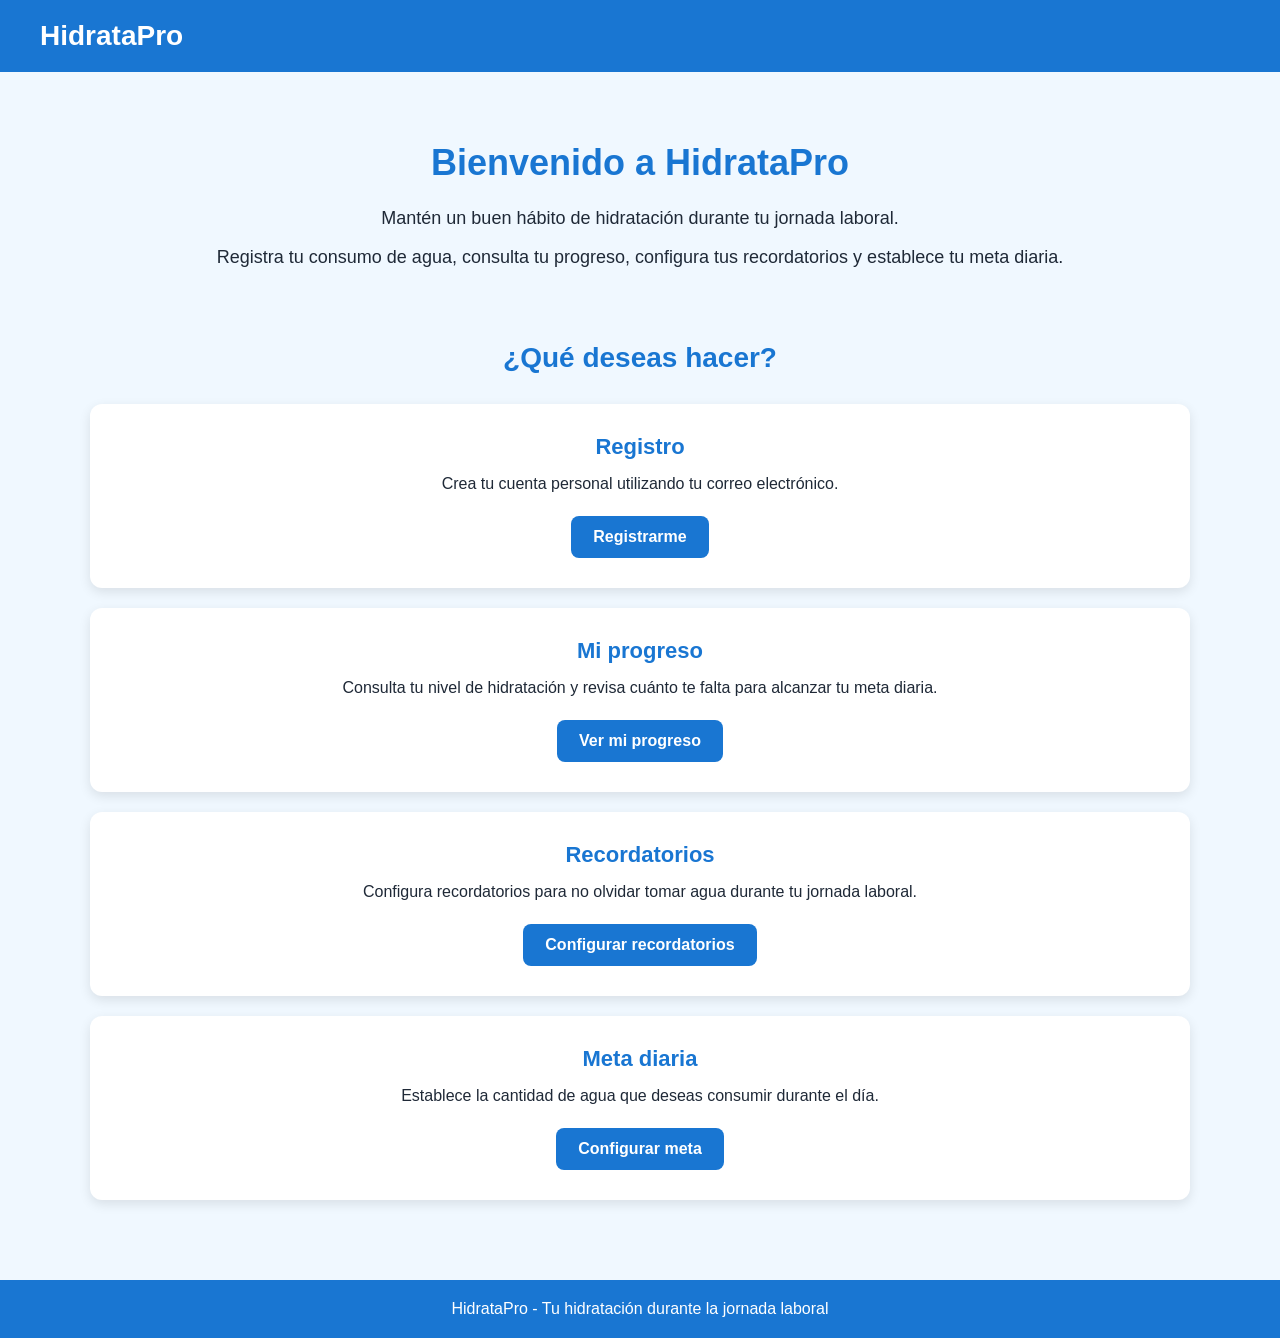
<file: index.html>
<!DOCTYPE html>
<html lang="es">
<head>
    <meta charset="UTF-8">
    <meta name="viewport" content="width=device-width, initial-scale=1.0">
    <title>HidrataPro</title>
    <link rel="stylesheet" href="estilos/estiloprincipal.css">
</head>
<body>
    <header>
        <h1>HidrataPro</h1>
    </header>
    <main>
        <section class="bienvenida">
            <h2>Bienvenido a HidrataPro</h2>
            <p>
                Mantén un buen hábito de hidratación durante
                tu jornada laboral.
            </p>
            <p>
                Registra tu consumo de agua, consulta tu progreso,
                configura tus recordatorios y establece tu meta diaria.
            </p>
        </section>
        <section class="opciones">
            <h2>¿Qué deseas hacer?</h2>
            <article class="tarjeta">
                <h3>Registro</h3>
                <p>
                    Crea tu cuenta personal utilizando
                    tu correo electrónico.
                </p>
                <a href="Historias_usuario/registro.html">
                    Registrarme
                </a>
            </article>
            <article class="tarjeta">
                <h3>Mi progreso</h3>
                <p>
                    Consulta tu nivel de hidratación y revisa
                    cuánto te falta para alcanzar tu meta diaria.
                </p>
                <a href="Historias_usuario/HU.03.html">
                    Ver mi progreso
                </a>
            </article>
            <article class="tarjeta">
                <h3>Recordatorios</h3>
                <p>
                    Configura recordatorios para no olvidar
                    tomar agua durante tu jornada laboral.
                </p>
                <a href="Historias_usuario/HU-04.html">
                    Configurar recordatorios
                </a>
            </article>
            <article class="tarjeta">
                <h3>Meta diaria</h3>
                <p>
                    Establece la cantidad de agua que deseas
                    consumir durante el día.
                </p>
                <a href="Historias_usuario/HU-05.html">
                    Configurar meta
                </a>
            </article>
        </section>
    </main>
    <footer>
        <p>
            HidrataPro - Tu hidratación durante la jornada laboral
        </p>
    </footer>
</body>
</html>
</file>
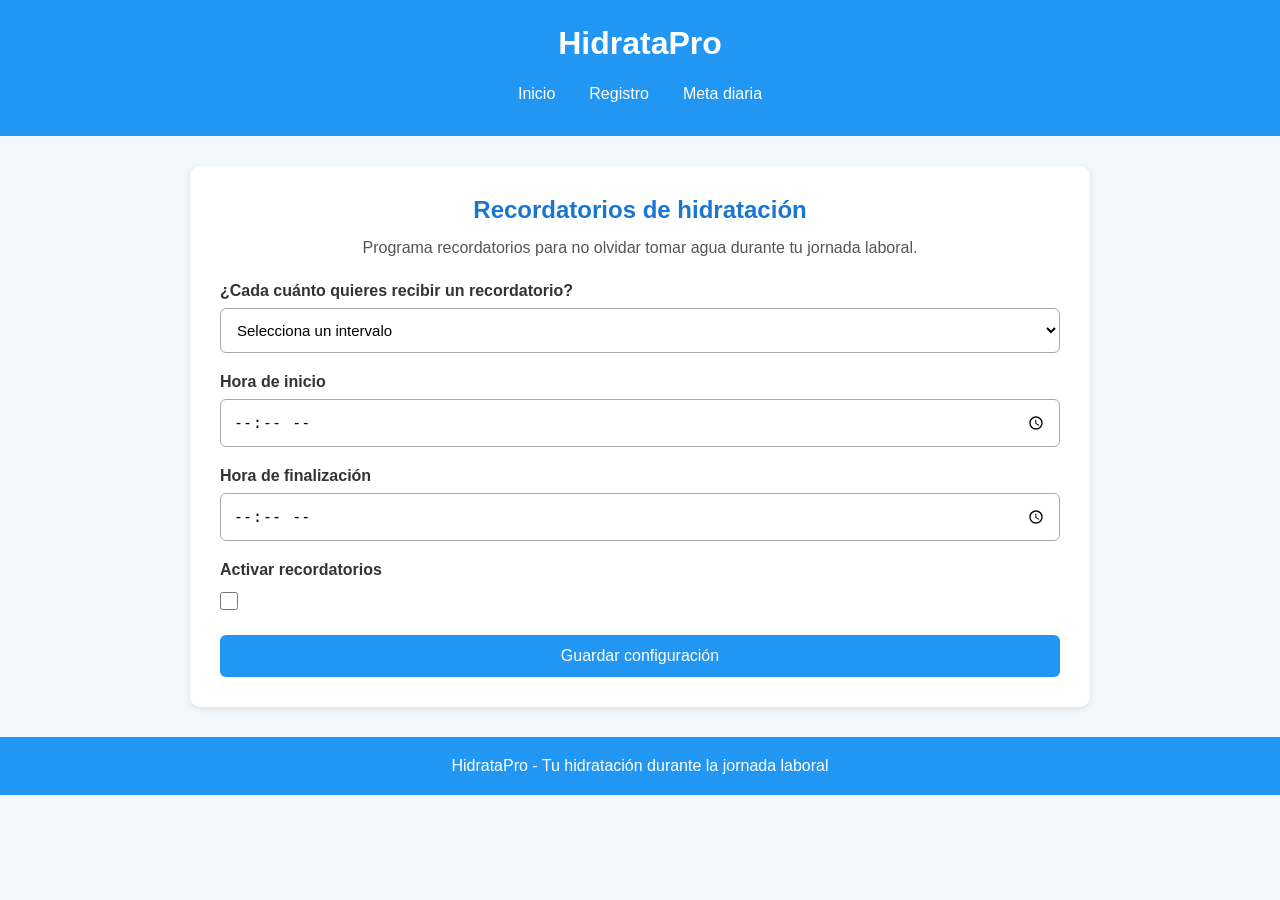
<file: Historias_usuario/HU-04.html>
<!DOCTYPE html>
<html lang="es">

<head>
    <meta charset="UTF-8">
    <meta name="viewport" content="width=device-width, initial-scale=1.0">
    <link rel="stylesheet" href="">
    <link rel="stylesheet" href="../estilos/estilorecordatorios.css">
    <title>HidrataPro - Recordatorios</title>
    
</head>

<body>

    <header>

        <h1>HidrataPro</h1>

        <nav>
            <a href="../index.html">Inicio</a>
            <a href="../Historias_usuario/registro.html">Registro</a>
            <a href="../Historias_usuario/HU-05.html">Meta diaria</a>
        </nav>

    </header>

    <main>

        <section class="recordatorios">

            <h2>Recordatorios de hidratación</h2>

            <p>
                Programa recordatorios para no olvidar tomar agua
                durante tu jornada laboral.
            </p>

            <form>

                <div class="campo-formulario">

                    <label for="intervalo">
                        ¿Cada cuánto quieres recibir un recordatorio?
                    </label>

                    <select id="intervalo" name="intervalo">

                        <option value="">
                            Selecciona un intervalo
                        </option>

                        <option value="30">
                            Cada 30 minutos
                        </option>

                        <option value="60">
                            Cada 1 hora
                        </option>

                        <option value="90">
                            Cada 1 hora y 30 minutos
                        </option>

                        <option value="120">
                            Cada 2 horas
                        </option>

                    </select>

                </div>
                <div class="campo-formulario">

                    <label for="hora-inicio">
                        Hora de inicio
                    </label>

                    <input
                        type="time"
                        id="hora-inicio"
                        name="hora-inicio"
                    >

                </div>
                <div class="campo-formulario">

                    <label for="hora-fin">
                        Hora de finalización
                    </label>

                    <input
                        type="time"
                        id="hora-fin"
                        name="hora-fin"
                    >

                </div>
                <div class="campo-formulario">

                    <label for="notificaciones">
                        Activar recordatorios
                    </label>

                    <input
                        type="checkbox"
                        id="notificaciones"
                        name="notificaciones"
                         >
                </div>
                <button type="submit">
                    Guardar configuración
                </button>
            </form>
        </section>
    </main>
    <footer>

        <p>
            HidrataPro - Tu hidratación durante la jornada laboral
        </p>

    </footer>

</body>

</html>
</file>
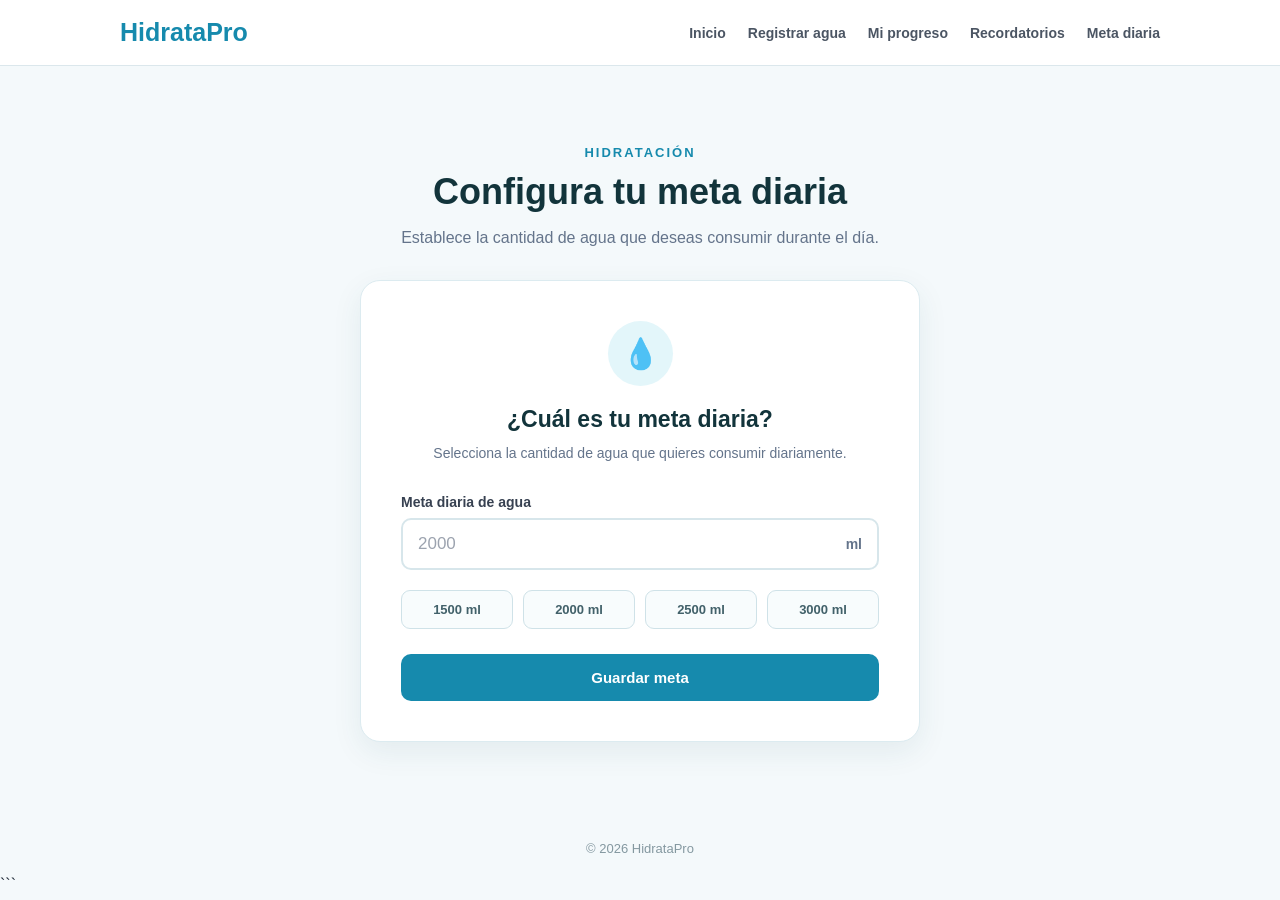
<file: Historias_usuario/HU-05.html>
<!DOCTYPE html>
<html lang="es">

<head>
    <meta charset="UTF-8">
    <meta name="viewport" content="width=device-width, initial-scale=1.0">

    <title>HidrataPro - Meta diaria</title>

    <link rel="stylesheet" href="../estilos/estilohistoria5.css">
</head>

<body>

    <header class="encabezado">
        <div class="encabezado__contenido">
            <a href="../index.html" class="encabezado__logo">
                HidrataPro
            </a>

            <nav class="navegacion">
                <a href="../index.html">Inicio</a>
                <a href="hu02-ingesta.html">Registrar agua</a>
                <a href="hu03-progreso.html">Mi progreso</a>
                <a href="hu04-recordatorios.html">Recordatorios</a>
                <a href="hu05-meta.html">Meta diaria</a>
            </nav>
        </div>
    </header>


    <main class="meta">

        <section class="meta__contenido">

            <div class="meta__encabezado">
                <p class="meta__rotulo">HIDRATACIÓN</p>

                <h1 class="meta__titulo">
                    Configura tu meta diaria
                </h1>

                <p class="meta__descripcion">
                    Establece la cantidad de agua que deseas consumir
                    durante el día.
                </p>
            </div>


            <div class="meta__tarjeta">

                <div class="meta__icono">
                    💧
                </div>

                <h2 class="meta__subtitulo">
                    ¿Cuál es tu meta diaria?
                </h2>

                <p class="meta__texto">
                    Selecciona la cantidad de agua que quieres consumir
                    diariamente.
                </p>


                <form class="meta__formulario">

                    <div class="meta__campo">
                        <label for="meta">
                            Meta diaria de agua
                        </label>

                        <div class="meta__entrada">
                            <input
                                type="number"
                                id="meta"
                                name="meta"
                                min="500"
                                step="250"
                                placeholder="2000"
                            >

                            <span>ml</span>
                        </div>
                    </div>


                    <div class="meta__opciones">

                        <button type="button">
                            1500 ml
                        </button>

                        <button type="button">
                            2000 ml
                        </button>

                        <button type="button">
                            2500 ml
                        </button>

                        <button type="button">
                            3000 ml
                        </button>

                    </div>


                    <button type="submit" class="boton boton--principal">
                        Guardar meta
                    </button>

                </form>

            </div>

        </section>

    </main>


    <footer class="pie">

        <p>
            © 2026 HidrataPro
        </p>

    </footer>

</body>

</html>
```
</file>
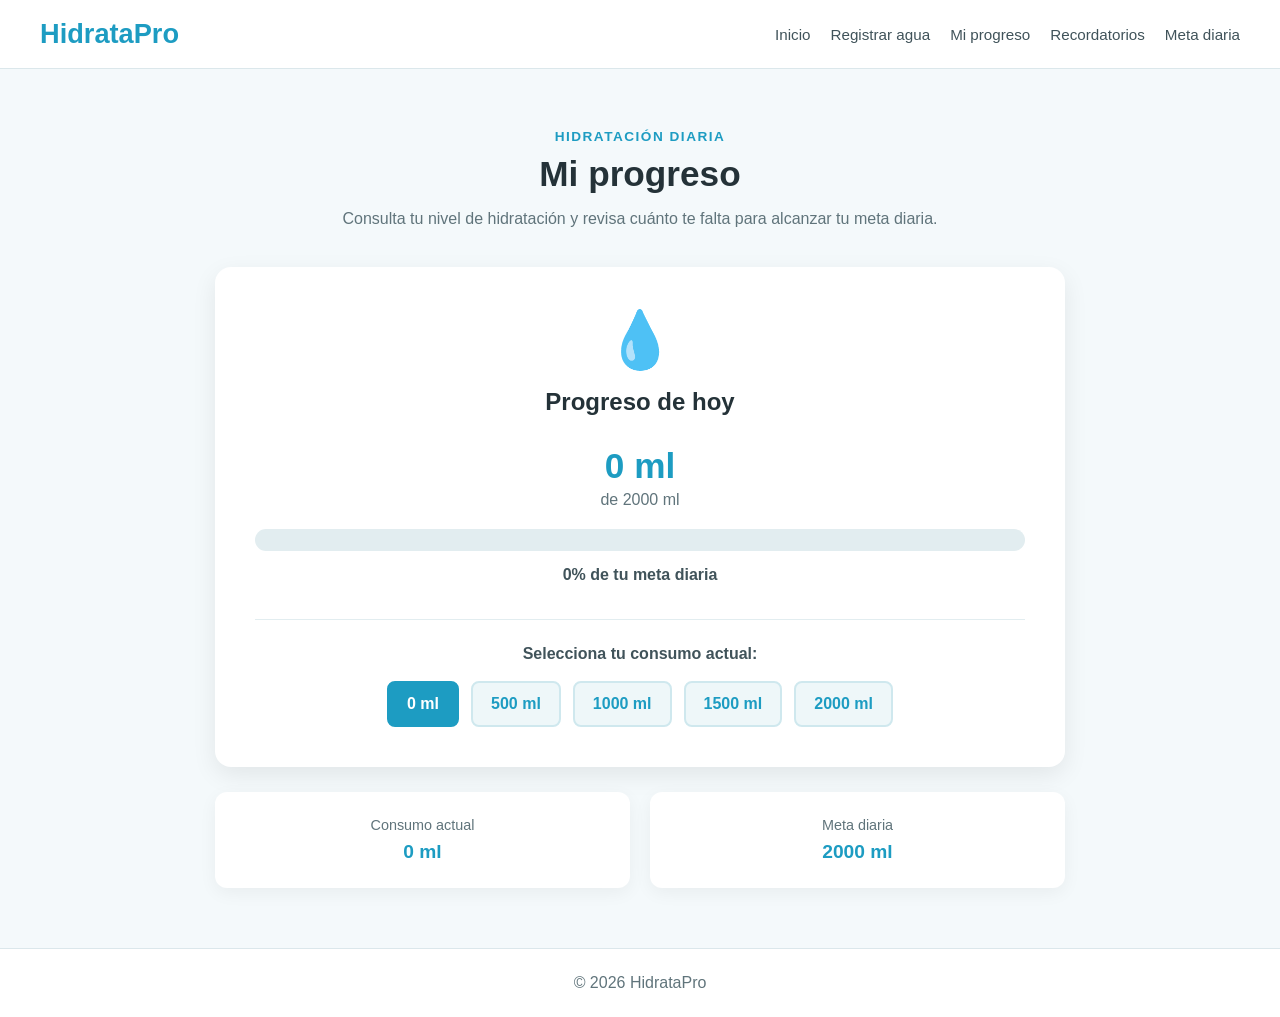
<file: Historias_usuario/HU.03.html>
<!DOCTYPE html>
<html lang="es">

<head>
    <meta charset="UTF-8">
    <meta name="viewport" content="width=device-width, initial-scale=1.0">

    <title>HidrataPro - Mi progreso</title>

    <link rel="stylesheet" href="../estilos/estilohistoria3.css">
</head>

<body>

    <header class="encabezado">

        <div class="encabezado__contenido">

            <a href="../index.html" class="encabezado__logo">
                HidrataPro
            </a>

            <nav class="navegacion">
                <a href="../index.html">Inicio</a>
                <a href="registro.html">Registrar agua</a>
                <a href="HU.03.html">Mi progreso</a>
                <a href="HU-04.html">Recordatorios</a>
                <a href="HU-05.html">Meta diaria</a>
            </nav>

        </div>

    </header>
    <main class="progreso">

        <section class="progreso__contenido">

            <div class="progreso__encabezado">

                <p class="progreso__rotulo">
                    HIDRATACIÓN DIARIA
                </p>

                <h1 class="progreso__titulo">
                    Mi progreso
                </h1>

                <p class="progreso__descripcion">
                    Consulta tu nivel de hidratación y revisa cuánto
                    te falta para alcanzar tu meta diaria.
                </p>

            </div>


            <!--
                Estos botones permiten cambiar el estado del progreso
                utilizando únicamente HTML y CSS.
            -->

            <input type="radio" name="consumo" id="consumo-0" checked>
            <input type="radio" name="consumo" id="consumo-500">
            <input type="radio" name="consumo" id="consumo-1000">
            <input type="radio" name="consumo" id="consumo-1500">
            <input type="radio" name="consumo" id="consumo-2000">

            <div class="progreso__tarjeta">

                <div class="progreso__icono">
                    💧
                </div>

                <h2 class="progreso__subtitulo">
                    Progreso de hoy
                </h2>


                <!-- Estado 0 ml -->

                <div class="progreso__estado progreso__estado--0">

                    <strong>0 ml</strong>
                    <span>de 2000 ml</span>

                    <div class="progreso__barra">
                        <div class="progreso__barra-completada">
                        </div>
                    </div>

                    <p>
                        0% de tu meta diaria
                    </p>

                </div>


                <!-- Estado 500 ml -->

                <div class="progreso__estado progreso__estado--500">

                    <strong>500 ml</strong>
                    <span>de 2000 ml</span>

                    <div class="progreso__barra">
                        <div class="progreso__barra-completada">
                        </div>
                    </div>

                    <p>
                        25% de tu meta diaria
                    </p>

                </div>


                <!-- Estado 1000 ml -->

                <div class="progreso__estado progreso__estado--1000">

                    <strong>1000 ml</strong>
                    <span>de 2000 ml</span>

                    <div class="progreso__barra">
                        <div class="progreso__barra-completada">
                        </div>
                    </div>

                    <p>
                        50% de tu meta diaria
                    </p>

                </div>


                <!-- Estado 1500 ml -->

                <div class="progreso__estado progreso__estado--1500">

                    <strong>1500 ml</strong>
                    <span>de 2000 ml</span>

                    <div class="progreso__barra">
                        <div class="progreso__barra-completada">
                        </div>
                    </div>

                    <p>
                        75% de tu meta diaria
                    </p>

                </div>


                <!-- Estado 2000 ml -->

                <div class="progreso__estado progreso__estado--2000">

                    <strong>2000 ml</strong>
                    <span>de 2000 ml</span>

                    <div class="progreso__barra">
                        <div class="progreso__barra-completada">
                        </div>
                    </div>

                    <p>
                        100% de tu meta diaria
                    </p>

                    <div class="progreso__cumplimiento">
                        ✓ ¡Meta diaria cumplida!
                    </div>

                </div>


                <!-- Opciones interactivas -->

                <div class="progreso__opciones">

                    <p>
                        Selecciona tu consumo actual:
                    </p>

                    <div class="progreso__botones">

                        <label for="consumo-0">
                            0 ml
                        </label>

                        <label for="consumo-500">
                            500 ml
                        </label>

                        <label for="consumo-1000">
                            1000 ml
                        </label>

                        <label for="consumo-1500">
                            1500 ml
                        </label>

                        <label for="consumo-2000">
                            2000 ml
                        </label>

                    </div>

                </div>

            </div>

            <!-- Resumen -->

            <div class="progreso__resumen">

                <div class="progreso__dato">

                    <span>
                        Consumo actual
                    </span>

                    <strong class="resumen__valor resumen__valor--0">
                        0 ml
                    </strong>

                    <strong class="resumen__valor resumen__valor--500">
                        500 ml
                    </strong>

                    <strong class="resumen__valor resumen__valor--1000">
                        1000 ml
                    </strong>

                    <strong class="resumen__valor resumen__valor--1500">
                        1500 ml
                    </strong>

                    <strong class="resumen__valor resumen__valor--2000">
                        2000 ml
                    </strong>

                </div>


                <div class="progreso__dato">

                    <span>
                        Meta diaria
                    </span>

                    <strong>
                        2000 ml
                    </strong>

                </div>

            </div>

        </section>

    </main>


    <footer class="pie">

        <p>
            © 2026 HidrataPro
        </p>

    </footer>

</body>

</html>
</file>
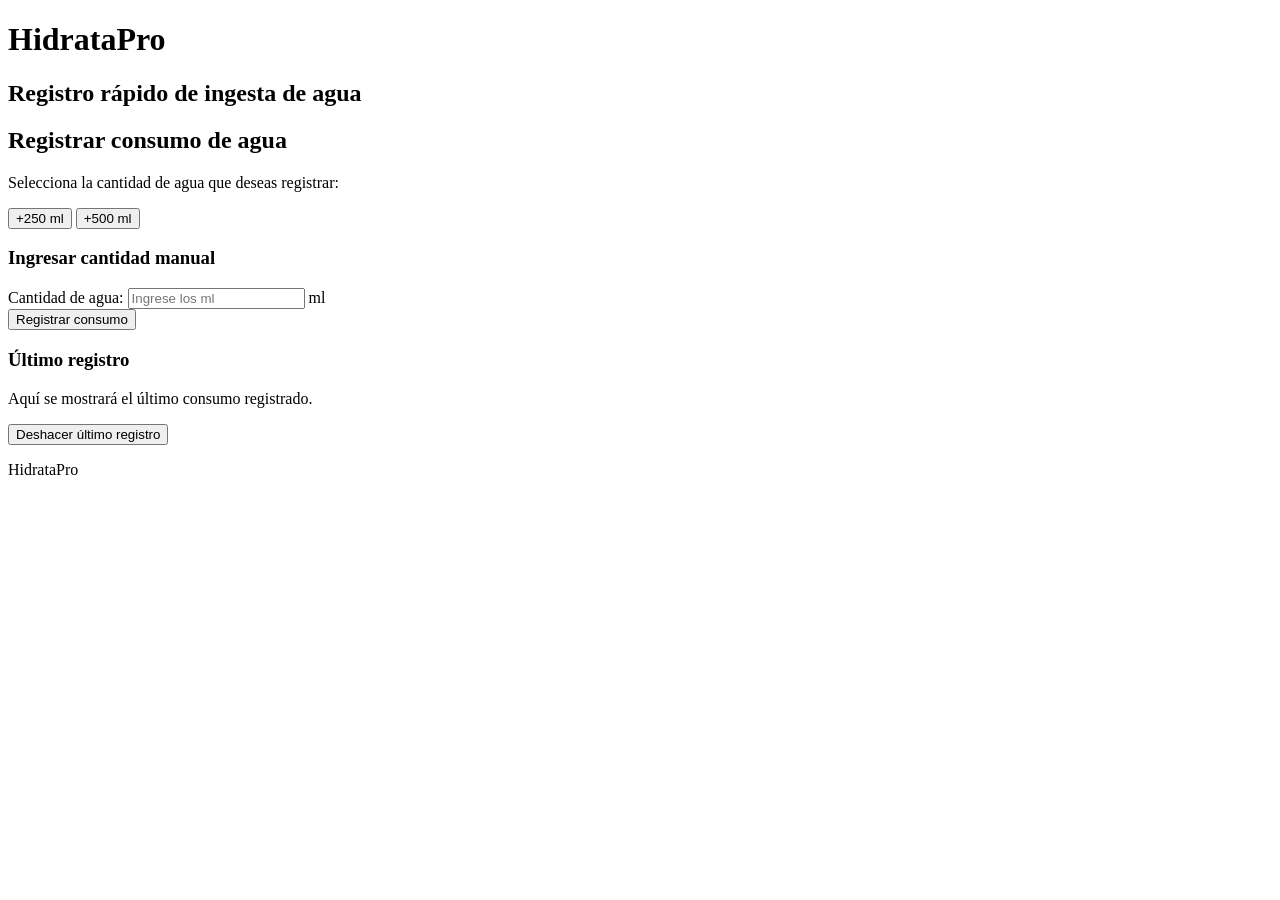
<file: Historias_usuario/registro.html>
<!DOCTYPE html>
<html lang="es">

<head>
    <meta charset="UTF-8">
    <meta name="viewport" content="width=device-width, initial-scale=1.0">
    <title>Registro rápido de ingesta de agua</title>
</head>

<body>

    <header>
        <h1>HidrataPro</h1>
        <h2>Registro rápido de ingesta de agua</h2>
    </header>

    <main>

        <section>
            <h2>Registrar consumo de agua</h2>

            <p>
                Selecciona la cantidad de agua que deseas registrar:
            </p>

            <button type="button">+250 ml</button>

            <button type="button">+500 ml</button>

        </section>


        <section>
            <h3>Ingresar cantidad manual</h3>

            <label for="cantidad">
                Cantidad de agua:
            </label>

            <input
                type="number"
                id="cantidad"
                name="cantidad"
                placeholder="Ingrese los ml"
            >

            <span>ml</span>

        </section>


        <section>
            <button type="button">
                Registrar consumo
            </button>
        </section>


        <section>
            <h3>Último registro</h3>

            <p>
                Aquí se mostrará el último consumo registrado.
            </p>

            <button type="button">
                Deshacer último registro
            </button>
        </section>

    </main>

    <footer>
        <p>HidrataPro</p>
    </footer>

</body>

</html>
</file>
<file: estilos/estiloprincipal.css>
* {
    margin: 0;
    padding: 0;
    box-sizing: border-box;
}

body {
    font-family: Arial, sans-serif;
    background-color: #f0f8ff;
    color: #1f2937;
    min-height: 100vh;
    display: flex;
    flex-direction: column;
}

header {
    background-color: #1976d2;
    color: white;
    padding: 20px 40px;
    display: flex;
    justify-content: space-between;
    align-items: center;
}

header h1 {
    font-size: 28px;
}

nav {
    display: flex;
    gap: 20px;
}

nav a {
    color: white;
    text-decoration: none;
    font-weight: bold;
}

nav a:hover {
    text-decoration: underline;
}

main {
    width: 90%;
    max-width: 1100px;
    margin: 0 auto;
    flex: 1;
}

.bienvenida {
    text-align: center;
    padding: 70px 20px 40px;
}

.bienvenida h2 {
    font-size: 36px;
    color: #1976d2;
    margin-bottom: 20px;
}

.bienvenida p {
    font-size: 18px;
    line-height: 1.6;
    margin-bottom: 10px;
}

.opciones {
    padding: 20px 0 60px;
}

.opciones h2 {
    text-align: center;
    font-size: 28px;
    margin-bottom: 30px;
    color: #1976d2;
}

.tarjeta {
    background-color: white;
    border-radius: 12px;
    padding: 30px;
    margin-bottom: 20px;
    box-shadow: 0 4px 12px rgba(0, 0, 0, 0.1);
    text-align: center;
}

.tarjeta h3 {
    font-size: 22px;
    margin-bottom: 12px;
    color: #1976d2;
}

.tarjeta p {
    margin-bottom: 20px;
    line-height: 1.5;
}

.tarjeta a {
    display: inline-block;
    background-color: #1976d2;
    color: white;
    text-decoration: none;
    padding: 12px 22px;
    border-radius: 8px;
    font-weight: bold;
}

.tarjeta a:hover {
    background-color: #125ca3;
}

footer {
    background-color: #1976d2;
    color: white;
    text-align: center;
    padding: 20px;
    margin-top: auto;
}

@media (max-width: 768px) {
    header {
        flex-direction: column;
        gap: 15px;
        padding: 20px;
    }

    nav {
        flex-direction: column;
        align-items: center;
        gap: 10px;
    }

    .bienvenida {
        padding: 45px 10px 30px;
    }

    .bienvenida h2 {
        font-size: 28px;
    }

    .bienvenida p {
        font-size: 16px;
    }

    .opciones h2 {
        font-size: 24px;
    }
}
</file>
<file: estilos/estilorecordatorios.css>
* {
    margin: 0;
    padding: 0;
    box-sizing: border-box;
}

body {
    font-family: Arial, sans-serif;
    background-color: #f2f8fc;
    color: #333;
}

header {
    background-color: #2196f3;
    color: white;
    text-align: center;
    padding: 25px;
}

header h1 {
    margin-bottom: 15px;
    font-size: 32px;
}

nav {
    display: flex;
    justify-content: center;
    flex-wrap: wrap;
    gap: 10px;
}

nav a {
    color: white;
    text-decoration: none;
    padding: 8px 12px;
    border-radius: 5px;
}

nav a:hover {
    background-color: #1976d2;
}

main {
    width: 80%;
    max-width: 900px;
    margin: 30px auto;
}

/* Sección de recordatorios */
.recordatorios {
    background-color: white;
    padding: 30px;
    border-radius: 10px;
    box-shadow: 0 2px 6px rgba(0, 0, 0, 0.1);
}

.recordatorios h2 {
    color: #1976d2;
    margin-bottom: 15px;
    text-align: center;
}

.recordatorios > p {
    text-align: center;
    margin-bottom: 25px;
    color: #555;
}

/* Formulario */
form {
    display: flex;
    flex-direction: column;
    gap: 20px;
}

.campo-formulario {
    display: flex;
    flex-direction: column;
}

.campo-formulario label {
    font-weight: bold;
    margin-bottom: 8px;
    color: #333;
}

/* Select e inputs */
select,
input[type="time"] {
    padding: 12px;
    border: 1px solid #aaa;
    border-radius: 6px;
    font-size: 15px;
    background-color: white;
}

select:focus,
input[type="time"]:focus {
    outline: none;
    border-color: #2196f3;
}

/* Checkbox */
#notificaciones {
    width: 18px;
    height: 18px;
    cursor: pointer;
    margin-top: 5px;
}

/* Botón */
button {
    background-color: #2196f3;
    color: white;
    border: none;
    padding: 12px 20px;
    border-radius: 6px;
    cursor: pointer;
    font-size: 16px;
    margin-top: 5px;
}

button:hover {
    background-color: #1976d2;
}

footer {
    background-color: #2196f3;
    color: white;
    text-align: center;
    padding: 20px;
    margin-top: 30px;
}

/* Adaptación para celulares */
@media (max-width: 600px) {

    header {
        padding: 20px 10px;
    }

    header h1 {
        font-size: 26px;
    }

    nav {
        flex-direction: column;
        align-items: center;
    }

    nav a {
        width: 100%;
        text-align: center;
    }

    main {
        width: 95%;
    }

    .recordatorios {
        padding: 20px;
    }

    button {
        width: 100%;
    }

    select,
    input[type="time"] {
        width: 100%;
    }
}
</file>
<file: estilos/estilohistoria5.css>
/* ========================================
   HIDRATAPRO - ESTILOS GENERALES
   HU-05: CONFIGURAR META DIARIA
   ======================================== */


/* ---------- RESET ---------- */

* {
    margin: 0;
    padding: 0;
    box-sizing: border-box;
}

html {
    scroll-behavior: smooth;
}

body {
    font-family: Arial, Helvetica, sans-serif;
    background-color: #f4f9fb;
    color: #1f2937;
    min-height: 100vh;
}


/* ---------- ENCABEZADO ---------- */

.encabezado {
    background-color: #ffffff;
    border-bottom: 1px solid #dbe7ec;
    position: sticky;
    top: 0;
    z-index: 10;
}

.encabezado__contenido {
    max-width: 1100px;
    margin: 0 auto;
    padding: 18px 30px;

    display: flex;
    align-items: center;
    justify-content: space-between;
    gap: 30px;
}

.encabezado__logo {
    color: #168aad;
    font-size: 25px;
    font-weight: 700;
    text-decoration: none;
}

.navegacion {
    display: flex;
    align-items: center;
    gap: 22px;
}

.navegacion a {
    color: #4b5563;
    text-decoration: none;
    font-size: 14px;
    font-weight: 600;
    transition: 0.2s ease;
}

.navegacion a:hover {
    color: #168aad;
}


/* ---------- CONTENIDO PRINCIPAL ---------- */

.meta {
    min-height: calc(100vh - 145px);

    display: flex;
    align-items: center;
    justify-content: center;

    padding: 60px 20px;
}

.meta__contenido {
    width: 100%;
    max-width: 560px;
}


/* ---------- ENCABEZADO DE LA PÁGINA ---------- */

.meta__encabezado {
    text-align: center;
    margin-bottom: 30px;
}

.meta__rotulo {
    color: #168aad;
    font-size: 13px;
    font-weight: 700;
    letter-spacing: 2px;
    margin-bottom: 10px;
}

.meta__titulo {
    font-size: 36px;
    line-height: 1.2;
    color: #12343b;
    margin-bottom: 12px;
}

.meta__descripcion {
    color: #64748b;
    font-size: 16px;
    line-height: 1.6;
}


/* ---------- TARJETA ---------- */

.meta__tarjeta {
    background-color: #ffffff;

    border: 1px solid #dcebf0;
    border-radius: 20px;

    padding: 40px;

    box-shadow: 0 10px 30px rgba(31, 78, 94, 0.08);

    text-align: center;
}


/* ---------- ICONO ---------- */

.meta__icono {
    width: 65px;
    height: 65px;

    margin: 0 auto 20px;

    display: flex;
    align-items: center;
    justify-content: center;

    background-color: #e3f6fa;
    border-radius: 50%;

    font-size: 30px;
}


/* ---------- TEXTOS ---------- */

.meta__subtitulo {
    color: #12343b;
    font-size: 23px;
    margin-bottom: 10px;
}

.meta__texto {
    color: #64748b;
    font-size: 14px;
    line-height: 1.5;
    margin-bottom: 30px;
}


/* ---------- FORMULARIO ---------- */

.meta__formulario {
    text-align: left;
}

.meta__campo {
    margin-bottom: 20px;
}

.meta__campo label {
    display: block;

    color: #374151;
    font-size: 14px;
    font-weight: 700;

    margin-bottom: 8px;
}

.meta__entrada {
    display: flex;
    align-items: center;

    border: 2px solid #d7e6eb;
    border-radius: 10px;

    background-color: #ffffff;

    transition: 0.2s ease;
}

.meta__entrada:focus-within {
    border-color: #168aad;
    box-shadow: 0 0 0 3px rgba(22, 138, 173, 0.1);
}

.meta__entrada input {
    width: 100%;

    border: none;
    outline: none;

    background: transparent;

    padding: 14px 15px;

    font-size: 17px;
    color: #1f2937;
}

.meta__entrada input::placeholder {
    color: #9ca3af;
}

.meta__entrada span {
    padding-right: 15px;

    color: #64748b;

    font-size: 14px;
    font-weight: 700;
}


/* ---------- OPCIONES DE META ---------- */

.meta__opciones {
    display: grid;
    grid-template-columns: repeat(4, 1fr);
    gap: 10px;

    margin-bottom: 25px;
}

.meta__opciones button {
    border: 1px solid #cfe2e8;
    background-color: #f8fcfd;

    color: #42616a;

    border-radius: 9px;

    padding: 11px 5px;

    font-size: 13px;
    font-weight: 600;

    cursor: pointer;

    transition: 0.2s ease;
}

.meta__opciones button:hover {
    background-color: #e3f6fa;
    border-color: #168aad;
    color: #168aad;
}


/* ---------- BOTÓN PRINCIPAL ---------- */

.boton {
    width: 100%;

    border: none;
    border-radius: 10px;

    padding: 15px;

    font-size: 15px;
    font-weight: 700;

    cursor: pointer;

    transition: 0.2s ease;
}

.boton--principal {
    background-color: #168aad;
    color: #ffffff;
}

.boton--principal:hover {
    background-color: #117494;
    transform: translateY(-1px);
}

.boton--principal:active {
    transform: translateY(0);
}


/* ---------- PIE DE PÁGINA ---------- */

.pie {
    text-align: center;

    padding: 20px;

    color: #8498a0;

    font-size: 13px;
}


/* ========================================
   RESPONSIVE - TABLET
   ======================================== */

@media (max-width: 768px) {

    .encabezado__contenido {
        padding: 16px 20px;
    }

    .navegacion {
        gap: 12px;
    }

    .navegacion a {
        font-size: 12px;
    }

    .meta__titulo {
        font-size: 30px;
    }

}


/* ========================================
   RESPONSIVE - CELULAR
   ======================================== */

@media (max-width: 600px) {

    .encabezado {
        position: static;
    }

    .encabezado__contenido {
        flex-direction: column;
        gap: 15px;
        padding: 18px 15px;
    }

    .navegacion {
        width: 100%;

        display: grid;
        grid-template-columns: repeat(2, 1fr);

        gap: 8px;

        text-align: center;
    }

    .navegacion a {
        background-color: #f4f9fb;
        border-radius: 7px;
        padding: 9px 5px;
    }

    .meta {
        padding: 40px 15px;
        align-items: flex-start;
    }

    .meta__titulo {
        font-size: 27px;
    }

    .meta__descripcion {
        font-size: 14px;
    }

    .meta__tarjeta {
        padding: 28px 20px;
        border-radius: 16px;
    }

    .meta__subtitulo {
        font-size: 21px;
    }

    .meta__opciones {
        grid-template-columns: repeat(2, 1fr);
    }

    .meta__opciones button {
        padding: 13px 5px;
    }

}
</file>
<file: estilos/estilohistoria3.css>
/* =========================
   CONFIGURACIÓN GENERAL
========================= */

* {
    margin: 0;
    padding: 0;
    box-sizing: border-box;
}

body {
    font-family: Arial, sans-serif;
    background-color: #f4f9fb;
    color: #243238;
    min-height: 100vh;
    display: flex;
    flex-direction: column;
}


/* =========================
   ENCABEZADO
========================= */

.encabezado {
    background-color: #ffffff;
    border-bottom: 1px solid #dbe7eb;
    padding: 18px 40px;
}

.encabezado__contenido {
    max-width: 1200px;
    margin: 0 auto;

    display: flex;
    justify-content: space-between;
    align-items: center;
    gap: 30px;
}

.encabezado__logo {
    text-decoration: none;
    font-size: 1.7rem;
    font-weight: bold;
    color: #1d9cc2;
}

.navegacion {
    display: flex;
    align-items: center;
    gap: 20px;
    flex-wrap: wrap;
}

.navegacion a {
    text-decoration: none;
    color: #40535a;
    font-size: 0.95rem;
    transition: 0.3s;
}

.navegacion a:hover {
    color: #1d9cc2;
}

/* =========================
   CONTENIDO PRINCIPAL
========================= */

.progreso {
    flex: 1;
    padding: 60px 20px;
}

.progreso__contenido {
    max-width: 850px;
    margin: 0 auto;
}

.progreso__encabezado {
    text-align: center;
    margin-bottom: 35px;
}

.progreso__rotulo {
    color: #1d9cc2;
    font-size: 0.85rem;
    font-weight: bold;
    letter-spacing: 1.5px;
    margin-bottom: 10px;
}

.progreso__titulo {
    font-size: 2.2rem;
    margin-bottom: 12px;
}

.progreso__descripcion {
    max-width: 600px;
    margin: 0 auto;
    line-height: 1.6;
    color: #60747b;
}


/* =========================
   OCULTAR RADIO BUTTONS
========================= */

input[name="consumo"] {
    position: absolute;
    opacity: 0;
    pointer-events: none;
}


/* =========================
   TARJETA PRINCIPAL
========================= */

.progreso__tarjeta {
    background-color: #ffffff;
    border-radius: 16px;
    padding: 40px;
    box-shadow: 0 8px 25px rgba(0, 0, 0, 0.08);
    text-align: center;
}

.progreso__icono {
    font-size: 3.5rem;
    margin-bottom: 15px;
}

.progreso__subtitulo {
    font-size: 1.5rem;
    margin-bottom: 30px;
}


/* =========================
   ESTADOS DEL PROGRESO
========================= */

.progreso__estado {
    display: none;
}

.progreso__estado strong {
    display: block;
    font-size: 2.2rem;
    color: #1d9cc2;
    margin-bottom: 5px;
}

.progreso__estado span {
    display: block;
    color: #60747b;
    margin-bottom: 20px;
}

.progreso__estado p {
    margin-top: 15px;
    font-weight: bold;
    color: #40535a;
}


/* =========================
   MOSTRAR ESTADO SELECCIONADO
========================= */

/* Estado inicial: 0 ml */

#consumo-0:checked ~ .progreso__tarjeta .progreso__estado--0 {
    display: block;
}


/* Estado: 500 ml */

#consumo-500:checked ~ .progreso__tarjeta .progreso__estado--500 {
    display: block;
}


/* Estado: 1000 ml */

#consumo-1000:checked ~ .progreso__tarjeta .progreso__estado--1000 {
    display: block;
}


/* Estado: 1500 ml */

#consumo-1500:checked ~ .progreso__tarjeta .progreso__estado--1500 {
    display: block;
}


/* Estado: 2000 ml */

#consumo-2000:checked ~ .progreso__tarjeta .progreso__estado--2000 {
    display: block;
}

/* =========================
   BARRA DE PROGRESO
========================= */

.progreso__barra {
    width: 100%;
    height: 22px;
    background-color: #e2edf0;
    border-radius: 20px;
    overflow: hidden;
}

.progreso__barra-completada {
    height: 100%;
    width: 0%;
    background-color: #1d9cc2;
    border-radius: 20px;
    transition: width 0.5s ease;
}


/* =========================
   PORCENTAJE DE LA BARRA
========================= */

/* 0% */

#consumo-0:checked
~ .progreso__tarjeta
.progreso__estado--0
.progreso__barra-completada {
    width: 0%;
}


/* 25% */

#consumo-500:checked
~ .progreso__tarjeta
.progreso__estado--500
.progreso__barra-completada {
    width: 25%;
}


/* 50% */

#consumo-1000:checked
~ .progreso__tarjeta
.progreso__estado--1000
.progreso__barra-completada {
    width: 50%;
}


/* 75% */

#consumo-1500:checked
~ .progreso__tarjeta
.progreso__estado--1500
.progreso__barra-completada {
    width: 75%;
}


/* 100% */

#consumo-2000:checked
~ .progreso__tarjeta
.progreso__estado--2000
.progreso__barra-completada {
    width: 100%;
}


/* =========================
   ESTADO DE CUMPLIMIENTO
========================= */

.progreso__cumplimiento {
    margin-top: 20px;
    padding: 15px;
    border-radius: 10px;
    background-color: #dff4e5;
    color: #20723a;
    font-weight: bold;
}


/* =========================
   OPCIONES INTERACTIVAS
========================= */

.progreso__opciones {
    margin-top: 35px;
    padding-top: 25px;
    border-top: 1px solid #e2edf0;
}

.progreso__opciones p {
    margin-bottom: 18px;
    color: #40535a;
    font-weight: bold;
}

.progreso__botones {
    display: flex;
    justify-content: center;
    flex-wrap: wrap;
    gap: 12px;
}

.progreso__botones label {
    padding: 12px 18px;
    background-color: #eef7f9;
    color: #1d9cc2;
    border: 2px solid #cfe8ee;
    border-radius: 8px;
    cursor: pointer;
    font-weight: bold;
    transition: 0.3s;
}

.progreso__botones label:hover {
    background-color: #dceff3;
}


/* =========================
   BOTÓN SELECCIONADO
========================= */

#consumo-0:checked
~ .progreso__tarjeta
label[for="consumo-0"],

#consumo-500:checked
~ .progreso__tarjeta
label[for="consumo-500"],

#consumo-1000:checked
~ .progreso__tarjeta
label[for="consumo-1000"],

#consumo-1500:checked
~ .progreso__tarjeta
label[for="consumo-1500"],

#consumo-2000:checked
~ .progreso__tarjeta
label[for="consumo-2000"] {
    background-color: #1d9cc2;
    color: #ffffff;
    border-color: #1d9cc2;
}


/* =========================
   RESUMEN
========================= */

.progreso__resumen {
    margin-top: 25px;

    display: grid;
    grid-template-columns: repeat(2, 1fr);
    gap: 20px;
}

.progreso__dato {
    background-color: #ffffff;
    padding: 25px;
    border-radius: 12px;
    text-align: center;
    box-shadow: 0 5px 18px rgba(0, 0, 0, 0.05);
}

.progreso__dato span {
    display: block;
    color: #60747b;
    font-size: 0.9rem;
    margin-bottom: 8px;
}

.progreso__dato strong {
    font-size: 1.2rem;
    color: #1d9cc2;
}


/* =========================
   VALOR DINÁMICO DEL RESUMEN
========================= */

.resumen__valor {
    display: none;
}


/* Consumo 0 ml */

#consumo-0:checked
~ .progreso__resumen
.resumen__valor--0 {
    display: block;
}


/* Consumo 500 ml */

#consumo-500:checked
~ .progreso__resumen
.resumen__valor--500 {
    display: block;
}


/* Consumo 1000 ml */

#consumo-1000:checked
~ .progreso__resumen
.resumen__valor--1000 {
    display: block;
}


/* Consumo 1500 ml */

#consumo-1500:checked
~ .progreso__resumen
.resumen__valor--1500 {
    display: block;
}


/* Consumo 2000 ml */

#consumo-2000:checked
~ .progreso__resumen
.resumen__valor--2000 {
    display: block;
}

/* =========================
   PIE DE PÁGINA
========================= */

.pie {
    text-align: center;
    padding: 25px 20px;
    background-color: #ffffff;
    border-top: 1px solid #dbe7eb;
    color: #60747b;
}


/* =========================
   RESPONSIVE - TABLET
========================= */

@media (max-width: 768px) {

    .encabezado {
        padding: 18px 20px;
    }

    .encabezado__contenido {
        flex-direction: column;
        text-align: center;
    }

    .navegacion {
        justify-content: center;
    }

    .progreso {
        padding: 40px 15px;
    }

    .progreso__titulo {
        font-size: 1.8rem;
    }

    .progreso__tarjeta {
        padding: 30px 20px;
    }

}


/* =========================
   RESPONSIVE - CELULAR
========================= */

@media (max-width: 480px) {

    .navegacion {
        flex-direction: column;
        gap: 12px;
    }

    .progreso__titulo {
        font-size: 1.6rem;
    }

    .progreso__tarjeta {
        padding: 25px 15px;
    }

    .progreso__estado strong {
        font-size: 1.8rem;
    }

    .progreso__botones {
        flex-direction: column;
    }

    .progreso__botones label {
        width: 100%;
    }

    .progreso__resumen {
        grid-template-columns: 1fr;
    }

}
</file>
